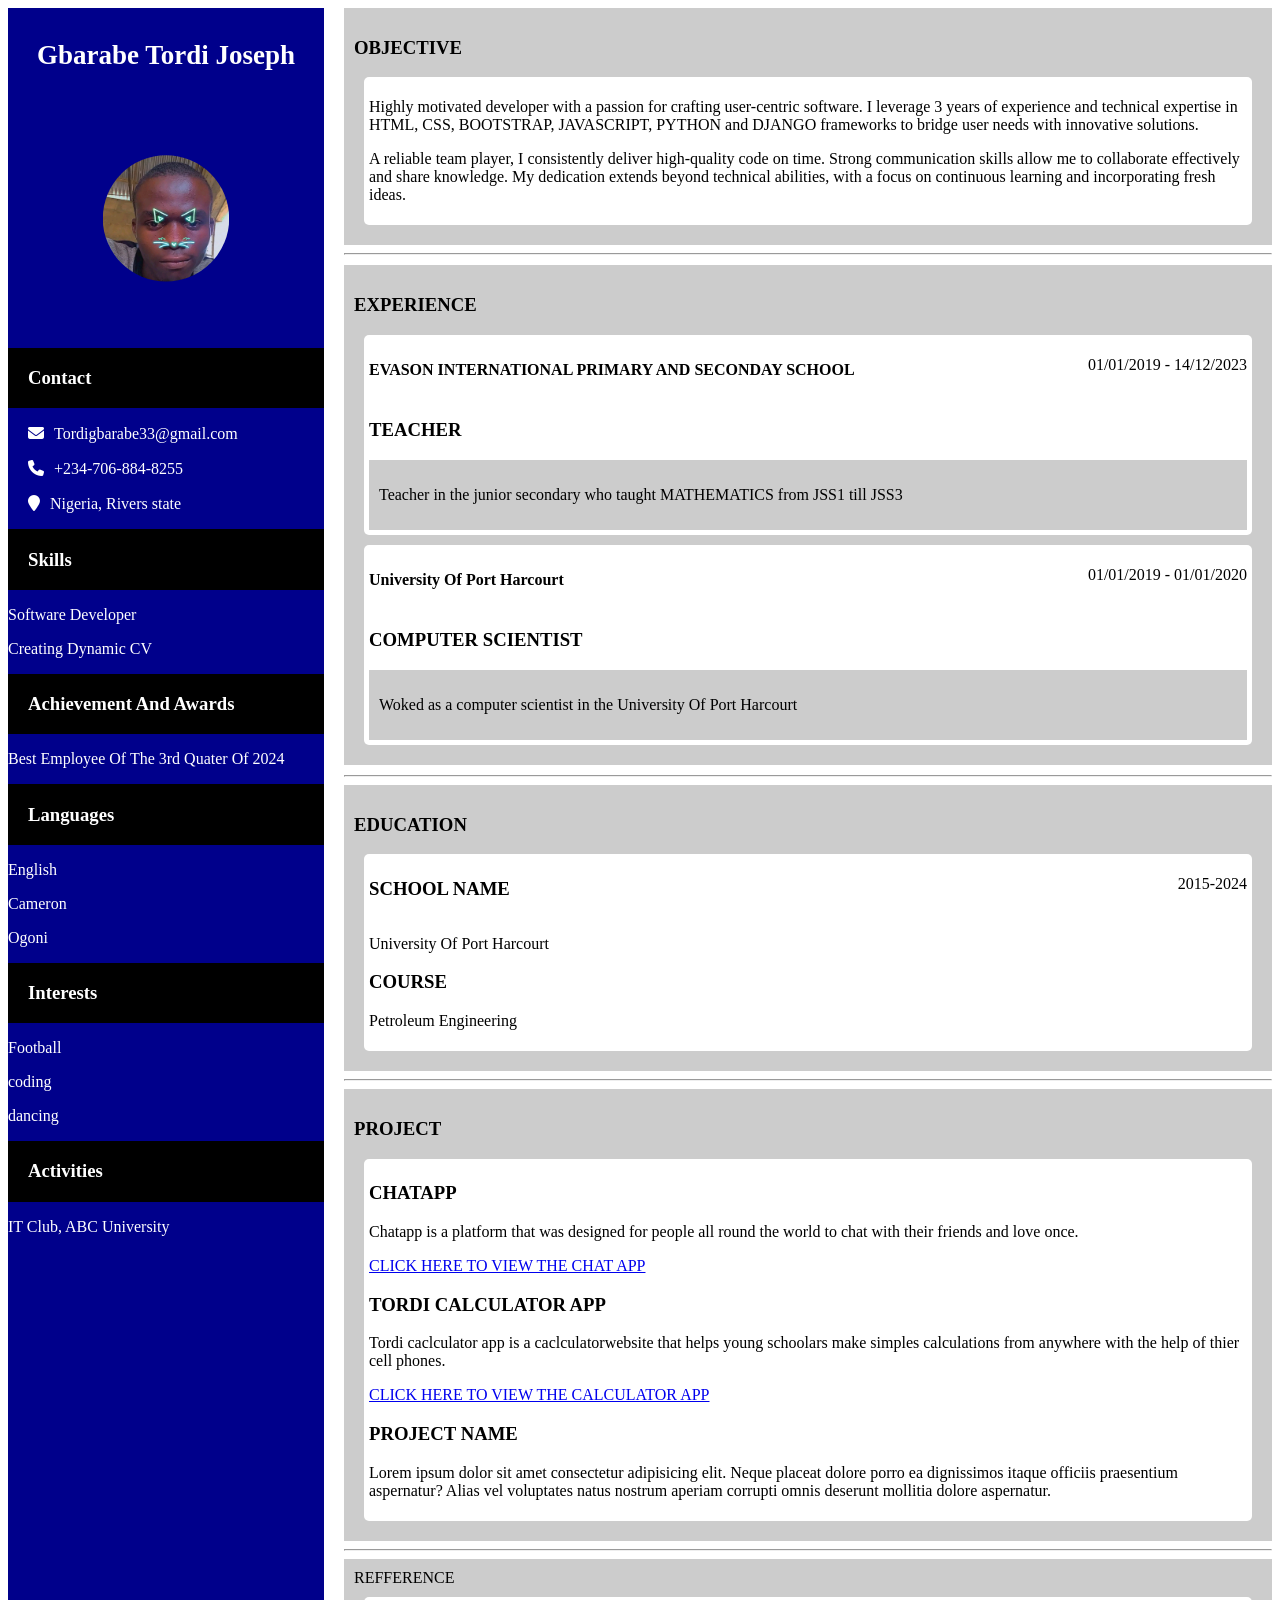
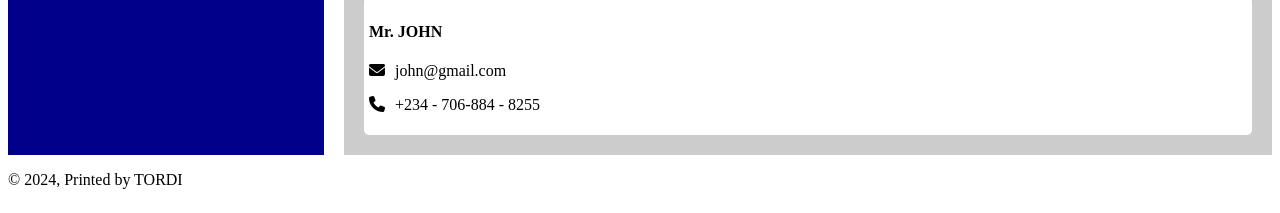
<file: myblog/templates/index.html>
<!DOCTYPE html>
<html lang="en">
<head>
    <meta charset="UTF-8">
    <meta name="viewport" content="width=device-width, initial-scale=1.0">
    <title>Document</title>
    <link rel="stylesheet" href="https://cdnjs.cloudflare.com/ajax/libs/font-awesome/6.5.2/css/all.min.css" integrity="sha512-SnH5WK+bZxgPHs44uWIX+LLJAJ9/2PkPKZ5QiAj6Ta86w+fsb2TkcmfRyVX3pBnMFcV7oQPJkl9QevSCWr3W6A==" crossorigin="anonymous" referrerpolicy="no-referrer" />

    <style>

        body {
            display: grid;
            grid-template-columns: 1fr 3fr;

        }


        /* This part is for the header only */
        header {
            padding-top: 10px;
            background-color: darkblue;
            color: white;
        }
        header #headerone img {
            width: 40%;
            border-radius: 20px;
            clip-path: circle();
        }
        header #headerone {
            text-align: center;
            font-size: 18px;
        }

        .black {
            background-color: black;
            color: white;
            padding: 0.5px 0.5px 0.5px 20px;
        }
        #headertwotwo p {
            padding: 0.5px 0.5px 0.5px 20px;
        }
        #headertwotwo p i {
            padding-right: 10px;
        }

        /* This part is for the main only */
        main {
            padding-left: 20px;
        }
        #mainthree {
            background-color: #ccc;
            padding: 10px 10px 10px 10px;
        }
        #mainone {
            background-color: #ccc;
            padding: 10px;
        }
        #mainonetwo {
            background-color: white;
            margin: 10px 10px 10px 10px;
            padding: 5px;
            border-radius: 5px;
        }
        #maintwo {
            background-color: #ccc;
            padding: 10px;
            margin: 10px 0 10px 0;
        }
        .all {
            background-color: white;
            margin: 10px 10px 10px 10px;
            padding: 5px;
            border-radius: 5px;
        }

        #maintwotwoone {
            display: flex;
            justify-content: space-between;
        }
        #mainthreetwoone {
            display: flex;
            justify-content: space-between;
        }
        #mainfour {
            background-color: #ccc;
            padding: 10px 10px 10px 10px;
        }
        #mainfive p i {
            padding-right: 10px;
        }


        

        /* Media query for HP CORE I5 */
        /* CSS styles specific to HP CORE I5  */
        @media only screen and (max-width: 1600px) and (min-width: 900px){
        } 

        /* Media query for Samsung Galaxy S9+ */
        /* CSS styles specific to Samsung Galaxy S9+ */
        @media only screen and (max-width: 658px) and (min-width: 320px) {
        }

        /* Media query for Samsung Galaxy S8 */
        /* CSS styles specific to Samsung Galaxy S8 */
        @media only screen and (max-width: 740px) and (min-width: 360px) {
        }

        /* Media query for Samsung Galaxy tab */
        /* CSS styles specific to Samsung Galaxy tab */
        @media only screen and (max-width: 1138px) and (min-width: 712px) {
        }

        /* Media query for Samsung Galaxy s20 ultra */
        /* CSS styles specific to Samsung Galaxy s20 ultra */
        @media only screen and (max-width: 915px) and (min-width: 412px) {
        }

        /* Media query for iPhone 6/7/8 */
        /* CSS styles specific to iPhone 6/7/8 */
        /* Media query for ALL laptops */
        @media only screen and (max-width: 667px) and (min-width: 414px) {
            body {
                display: flex;
                flex-direction: column;
            }
            main {
                margin-top: 10px;
                margin-left: -20px;
            }
        }

        /* CSS styles specific All laptops */
        @media only screen and (max-width: 1920px) and (min-width: 1366px){
        }

        /* Media query for samsung galaxy ao3s and a10 */
        /* CSS styles specific to samsung galaxy ao3s and a10 */
        @media only screen and (max-width: 720px) and (min-width: 320px) {
            body {
                display: flex;
                flex-direction: column;
            }

            /* This part is for the header part */
            header {
                font-size: 10px;
            }
            header #headerone img {
            width: 40%;
            border-radius: 60px;
            clip-path: circle();
            }
            #headerthreetwo {
                padding-left: 20px;
            }
            #headerfourtwo {
                padding-left: 20px;
            }
            #headerfivetwo{
                padding-left: 20px;
            }
            #headersixtwo {
                padding-left: 20px;
            }

            /* This part is for the main part */
            main {
                margin-top: 10px;
                margin-left: -20px;
                font-size: 13px;
            }
        }
    </style>
</head>
<body>

    <header>

        <div id="headerone">
            <h2>Gbarabe Tordi Joseph</h2>
            <img src="../static/img/picture2.jpg" alt="">
        </div>

        <div id="headertwo">
            <div id="headertwoone" class="black">
                <h3>Contact</h3>
            </div>
            <div id="headertwotwo">
                <p><i class="fa fa-envelope" aria-hidden="true"></i>Tordigbarabe33@gmail.com</p>
                <p><i class="fa fa-phone" aria-hidden="true"></i>+234-706-884-8255</p>
                <p><i class="fa fa-map-marker" aria-hidden="true"></i>Nigeria, Rivers state</p>
            </div>
        </div>

        <div id="headerthree">
            <div id="headerthreeone" class="black">
                <h3>Skills</h3>
            </div>
            <div id="headerthreetwo">
                <p>Software Developer</p>
                <p>Creating Dynamic CV</p>
            </div>
        </div>

        <div id="headerfour">
            <div id="headerfourone" class="black">
                <h3>Achievement And Awards</h3>
            </div>
            <div id="headerfourtwo">
                <p>Best Employee Of The 3rd Quater Of 2024</p>
            </div>
        </div>

        <div id="headerfive">
            <div id="headerfiveone" class="black">
                <h3>Languages</h3>
            </div>
            <div id="headerfivetwo">
                <p>English</p>
                <p>Cameron</p>
                <p>Ogoni</p>
            </div>
        </div>

        <div id="headersix">
            <div id="headersixone" class="black">
                <h3>Interests</h3>
            </div>
            <div id="headersixtwo">
                <p>Football</p>
                <p>coding</p>
                <p>dancing</p>
            </div>
        </div>

        <div id="headerseven">
            <div id="headersevenone" class="black">
                <h3>Activities</h3>
            </div>
            <div id="headerseventwo">
                <p>IT Club, ABC University</p>
            </div>
        </div>

    </header>



    <main>

        <div id="mainone">
            <div id="mainoneone">
                <h3>OBJECTIVE</h3>
            </div>
            <div id="mainonetwo">
                <p>
                    Highly motivated developer with a passion for crafting user-centric software. I leverage 3 years of experience and technical expertise in HTML, CSS, BOOTSTRAP, JAVASCRIPT, PYTHON and DJANGO frameworks to bridge user needs with innovative solutions.
                </p>
                <p>
                    A reliable team player, I consistently deliver high-quality code on time. Strong communication skills allow me to collaborate effectively and share knowledge. My dedication extends beyond technical abilities, with a focus on continuous learning and incorporating fresh ideas.
                </p>
            </div>
        </div><hr>

        <div id="maintwo">
            <div id="maintwoone">
                <h3>EXPERIENCE</h3>
            </div>

            <div id="maintwotwo" class="all">
                <div id="maintwotwoone">
                    <div id="maintwotwooneone">
                        <h4>EVASON INTERNATIONAL PRIMARY AND SECONDAY SCHOOL</h4>
                    </div>
                    <div id="maintwotwoonetwo">
                        <P>01/01/2019 - 14/12/2023</P>
                    </div>
                </div>
                <div id="maintwothree">
                    <h3>TEACHER</h3>
                </div>
                <div id="mainfour">
                    <p>
                        Teacher in the junior secondary who taught MATHEMATICS from JSS1 till JSS3
                    </p>
                </div>
            </div>

            <div id="maintwotwo"  class="all">
                <div id="maintwotwoone">
                    <div id="maintwotwooneone">
                        <h4>University Of Port Harcourt</h4>
                    </div>
                    <div id="maintwotwoonetwo">
                        <P>01/01/2019 - 01/01/2020</P>
                    </div>
                </div>
                <div id="maintwothree">
                    <h3>COMPUTER SCIENTIST</h3>
                </div>
                <div id="mainfour">
                    <p>
                        Woked as a computer scientist in the University Of Port Harcourt
                    </p>
                </div>
            </div>

        </div><hr>

        <div id="mainthree">
            <div id="mainthreeone">
                <h3>EDUCATION</h3>
            </div>
            <div id="mainthreetwo" class="all">
                <div id="mainthreetwoone">
                    <div id="mainthreetwoone">
                        <h3>SCHOOL NAME</h3>
                    </div>
                    <div id="mainthreetwotwo">
                        <p>
                            2015-2024
                        </p>
                    </div>
                </div>
                <p>University Of Port Harcourt</p>
                <div id="mainthreethree">
                    <div id="mainthreethreeone">
                        <h3>COURSE</h3>
                    </div>
                    <div id="mainthreethreetwo">
                        <p>
                            Petroleum Engineering
                        </p>
                    </div>
                </div>
            </div>
        </div><hr>


        <div id="mainfour">
            <div id="mainfourone">
                <h3>PROJECT</h3>
            </div>

            <div id="mainfournav" class="all">
                <div id="mainfourtwo">
                    <div id="mainfourtwoone">
                        <h3>CHATAPP</h3>
                    </div>
                    <div id="mainfourtwotwo">
                        <p>
                            Chatapp is a platform that was designed for people all round the world to chat with their friends and love once.
                        </p>
                        <p>
                            <a href="https://tordichatapp.pythonanywhere.com/">CLICK HERE TO VIEW THE CHAT APP</a>
                        </p>
                    </div>
                </div>
    
                <div id="mainfourtwo">
                    <div id="mainfourtwoone">
                        <h3>TORDI CALCULATOR APP</h3>
                    </div>
                    <div id="mainfourtwotwo">
                        <p>
                            Tordi caclculator app is a caclculatorwebsite that helps young schoolars make simples calculations from anywhere with the help of thier cell phones.
                        </p>
                        <a href="https://tordicalculator.pythonanywhere.com/">CLICK HERE TO VIEW THE CALCULATOR APP</a>
                    </div>
                </div>
    
                <div id="mainfourtwo">
                    <div id="mainfourtwoone">
                        <h3>PROJECT NAME</h3>
                    </div>
                    <div id="mainfourtwotwo">
                        <p>
                            Lorem ipsum dolor sit amet consectetur adipisicing elit. Neque placeat dolore porro ea 
                            dignissimos itaque officiis praesentium aspernatur? Alias vel voluptates natus nostrum 
                            aperiam corrupti omnis deserunt mollitia dolore aspernatur.
                        </p>
                    </div>
                </div>
            </div>
        </div><hr>

        <style>
            #mainfive {
                background-color: #ccc;
                padding: 10px 10px 10px 10px;
            }
        </style>

        <div id="mainfive">
            <div id="mainfiveone">
                REFFERENCE
            </div>
            <div id="mainfiveall" class="all">
                <div id="mainfivetwo">
                    <h4>Mr. JOHN</h4>
                </div>
                <div id="mainfivethree">
                    <p><i class="fa fa-envelope" aria-hidden="true"></i>john@gmail.com</p>
                </div>
                <div id="mainfivefour">
                    <p><i class="fa fa-phone" aria-hidden="true"></i>+234 - 706-884 - 8255</p>
                </div>
            </div>
        </div>

    </main>
    <footer>
        <p>&copy; 2024, Printed by TORDI</p>
    </footer>

</body>
</html>
</file>
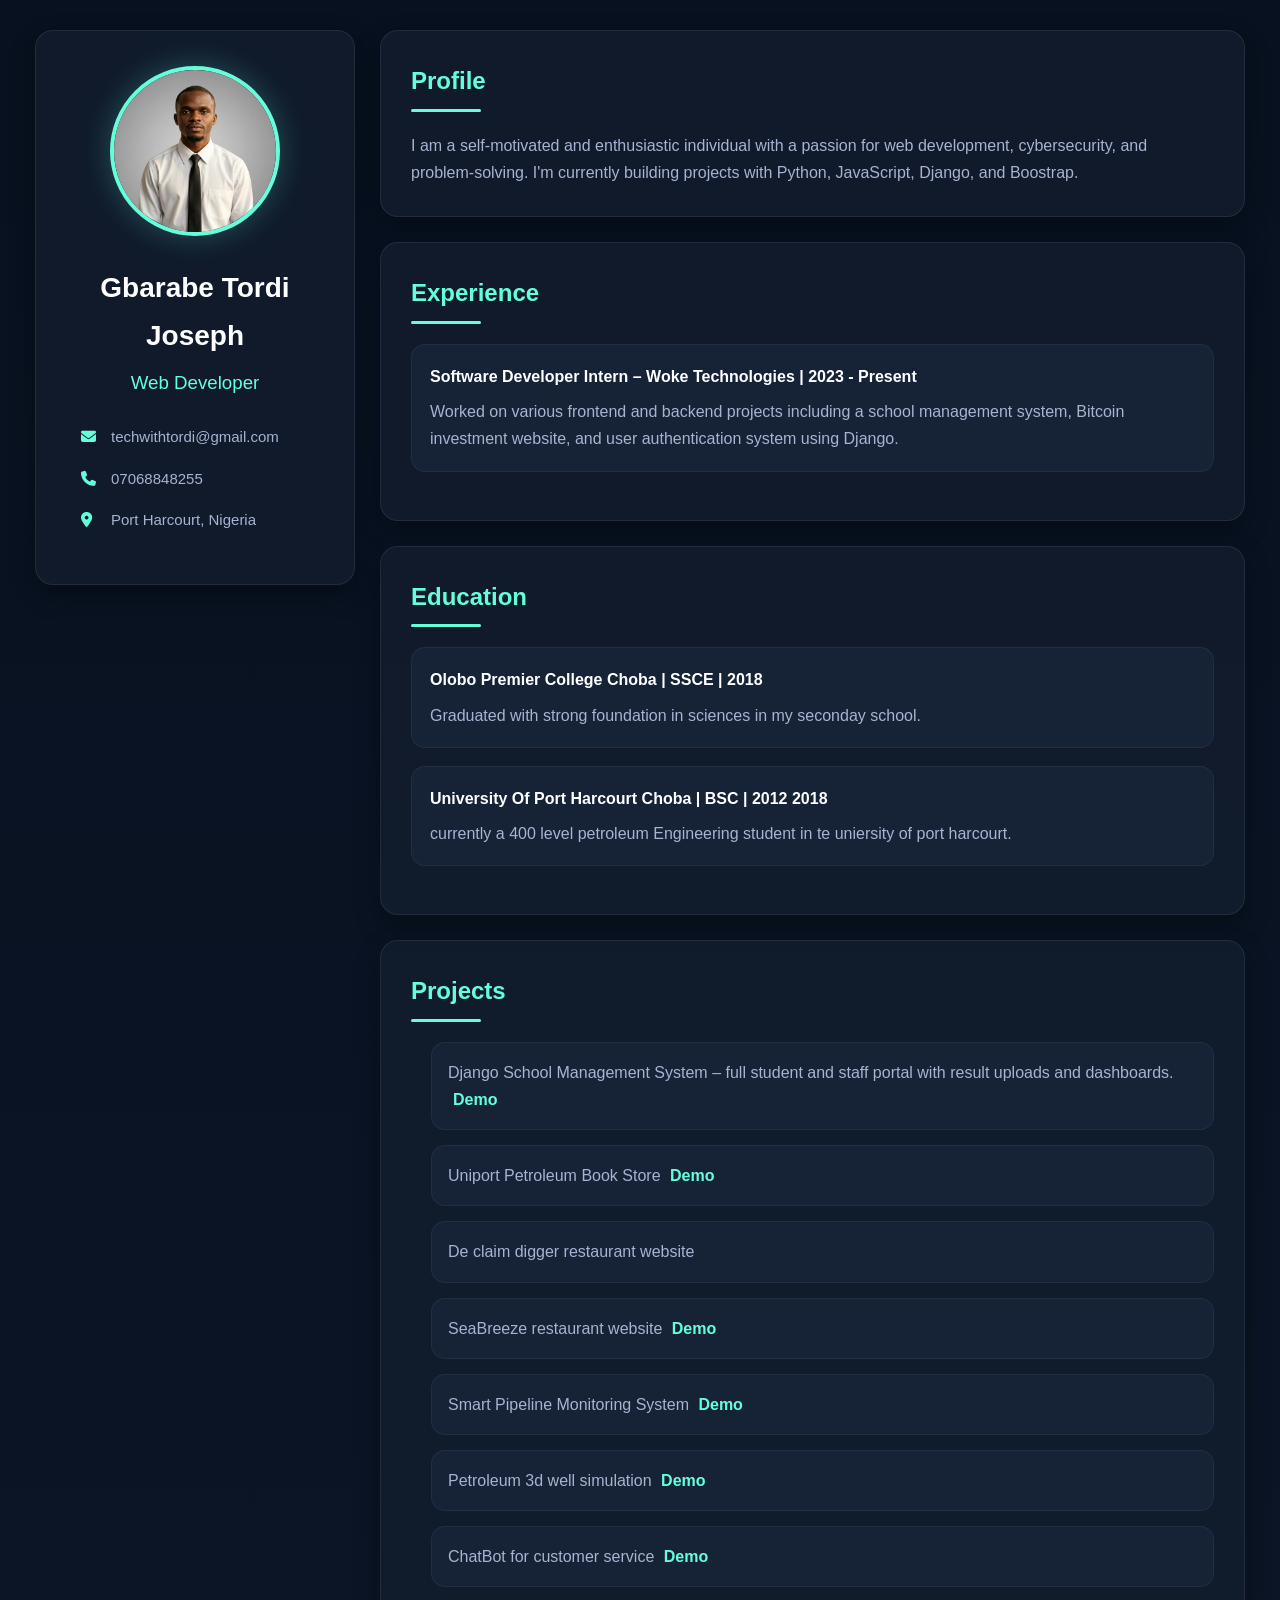
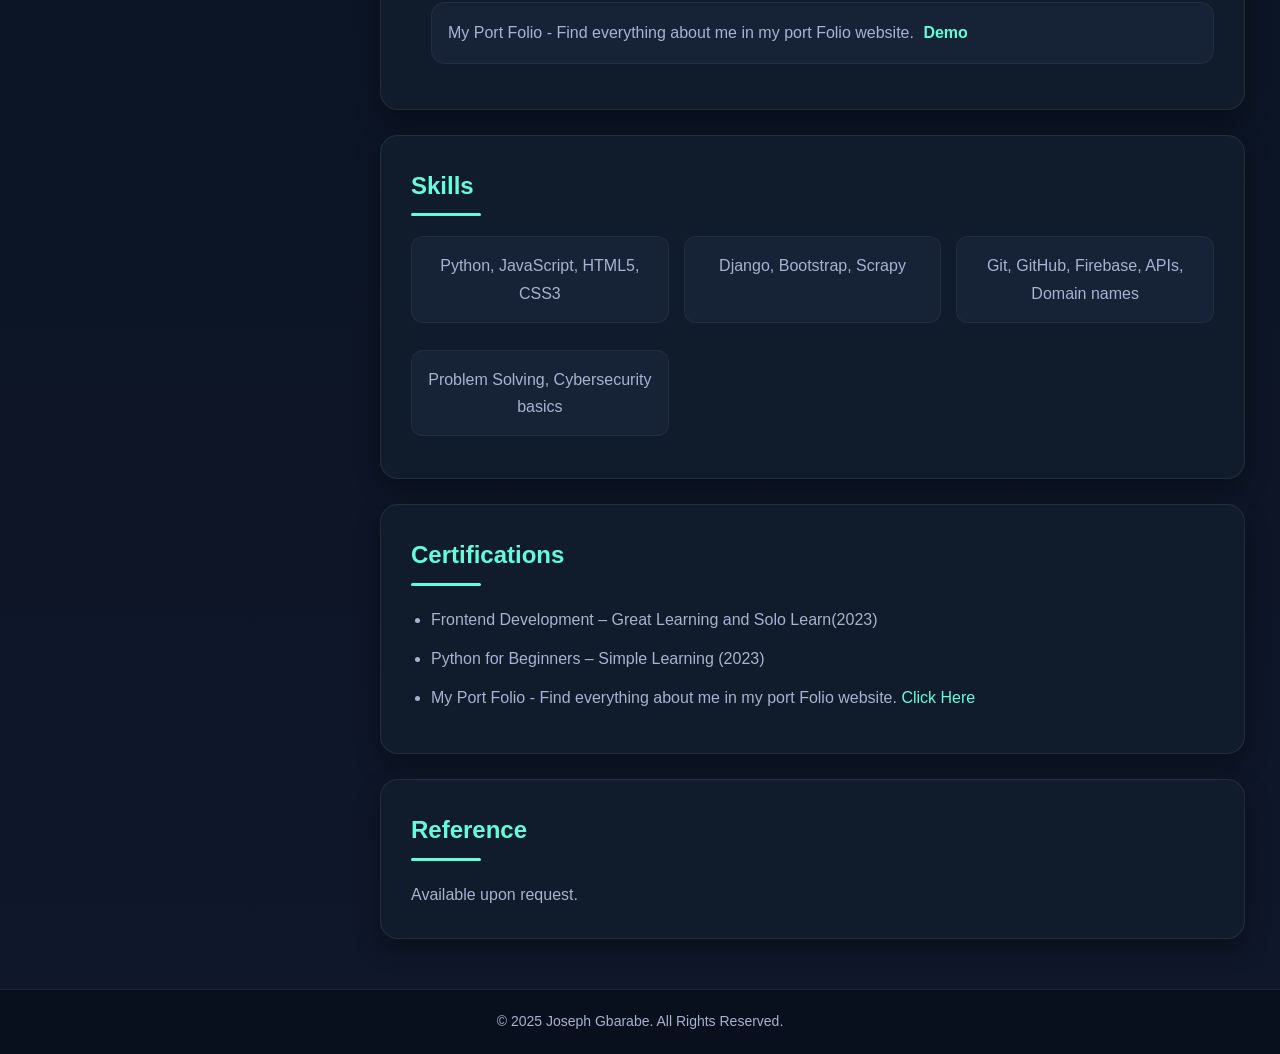
<file: myblog/templates/home.html>
<!DOCTYPE html>
<html lang="en">
<head>
  <meta charset="UTF-8"/>
  <meta name="viewport" content="width=device-width, initial-scale=1.0"/>
  <title>Joseph Gbarabe - Resume</title>

  <link rel="stylesheet" href="https://cdnjs.cloudflare.com/ajax/libs/font-awesome/6.5.1/css/all.min.css"/>

  <style>

    :root{
      --primary-color:#07111f;
      --secondary-color:#111c2d;
      --card-color:#162337;
      --accent-color:#64ffda;
      --text-color:#e6edf7;
      --muted-text:#a8b2d1;
      --white:#ffffff;
      --border-color:rgba(255,255,255,0.08);
      --shadow:0 10px 25px rgba(0,0,0,0.35);
      --radius:18px;
      --transition:0.3s ease;
    }

    *{
      margin:0;
      padding:0;
      box-sizing:border-box;
      scroll-behavior:smooth;
    }

    body{
      font-family:'Segoe UI', Tahoma, Geneva, Verdana, sans-serif;
      background:linear-gradient(to bottom,#07111f,#0f172a);
      color:var(--text-color);
      line-height:1.7;
    }

    a{
      text-decoration:none;
      color:var(--accent-color);
      transition:var(--transition);
    }

    a:hover{
      color:#ffffff;
    }

    .container{
      max-width:1250px;
      margin:auto;
      padding:30px 20px;
      display:grid;
      grid-template-columns:320px 1fr;
      gap:25px;
    }

    /* SIDEBAR */

    header{
      background:rgba(17,28,45,0.95);
      border:1px solid var(--border-color);
      border-radius:var(--radius);
      padding:35px 25px;
      text-align:center;
      position:sticky;
      top:20px;
      height:fit-content;
      box-shadow:var(--shadow);
    }

    header img{
      width:170px;
      height:170px;
      border-radius:50%;
      object-fit:cover;
      border:4px solid var(--accent-color);
      margin:auto;
      margin-bottom:20px;
      box-shadow:0 0 30px rgba(100,255,218,0.25);
    }

    header h1{
      font-size:28px;
      margin-bottom:8px;
      color:var(--white);
    }

    header h3{
      color:var(--accent-color);
      font-weight:500;
      margin-bottom:25px;
    }

    header ul{
      list-style:none;
      text-align:left;
      margin-top:20px;
    }

    header ul li{
      margin-bottom:16px;
      font-size:15px;
      color:var(--muted-text);
      display:flex;
      align-items:center;
      gap:12px;
      word-break:break-word;
    }

    header ul li i{
      color:var(--accent-color);
      width:18px;
    }

    /* MAIN CONTENT */

    main{
      display:flex;
      flex-direction:column;
      gap:25px;
    }

    section{
      background:rgba(17,28,45,0.95);
      border:1px solid var(--border-color);
      border-radius:var(--radius);
      padding:30px;
      box-shadow:var(--shadow);
      transition:var(--transition);
    }

    section:hover{
      transform:translateY(-3px);
    }

    section h2{
      color:var(--accent-color);
      font-size:24px;
      margin-bottom:20px;
      position:relative;
      padding-bottom:10px;
    }

    section h2::after{
      content:'';
      position:absolute;
      left:0;
      bottom:0;
      width:70px;
      height:3px;
      background:var(--accent-color);
      border-radius:10px;
    }

    section p{
      color:var(--muted-text);
      font-size:16px;
    }

    .card{
      background:var(--card-color);
      border:1px solid rgba(255,255,255,0.05);
      border-radius:14px;
      padding:18px;
      margin-bottom:18px;
      transition:var(--transition);
    }

    .card:hover{
      border-color:var(--accent-color);
      transform:translateY(-2px);
    }

    .card strong{
      display:block;
      color:var(--white);
      margin-bottom:8px;
      font-size:16px;
    }

    ul{
      padding-left:20px;
    }

    ul li{
      margin-bottom:12px;
      color:var(--muted-text);
    }

    /* PROJECTS */

    .project-list li{
      background:var(--card-color);
      padding:16px;
      border-radius:14px;
      border:1px solid rgba(255,255,255,0.05);
      margin-bottom:15px;
      list-style:none;
      transition:var(--transition);
    }

    .project-list li:hover{
      border-color:var(--accent-color);
      transform:translateY(-2px);
    }

    .project-list a{
      margin-left:5px;
      font-weight:600;
    }

    /* SKILLS */

    .skills-list{
      display:grid;
      grid-template-columns:repeat(auto-fit,minmax(220px,1fr));
      gap:15px;
      padding-left:0;
      margin-top:10px;
    }

    .skills-list li{
      list-style:none;
      background:var(--card-color);
      border:1px solid rgba(255,255,255,0.05);
      padding:15px;
      border-radius:12px;
      text-align:center;
      transition:var(--transition);
    }

    .skills-list li:hover{
      border-color:var(--accent-color);
      transform:translateY(-3px);
    }

    /* FOOTER */

    footer{
      margin-top:20px;
      background:#09101d;
      border-top:1px solid var(--border-color);
      text-align:center;
      padding:20px;
      color:var(--muted-text);
      font-size:14px;
    }

    /* MOBILE */

    @media(max-width:900px){

      .container{
        grid-template-columns:1fr;
      }

      header{
        position:relative;
        top:0;
      }

    }

    @media(max-width:600px){

      .container{
        padding:20px 12px;
      }

      header{
        padding:30px 20px;
      }

      header img{
        width:130px;
        height:130px;
      }

      header h1{
        font-size:24px;
      }

      section{
        padding:22px 18px;
      }

      section h2{
        font-size:22px;
      }

      section p,
      li{
        font-size:15px;
      }

    }

  </style>
</head>

<body>

  <div class="container">

    <!-- SIDEBAR -->

    <header>

      <img src="../static/img/profile_picture.jfif" alt="Joseph Gbarabe"/>

      <h1>Gbarabe Tordi Joseph</h1>

      <h3>Web Developer</h3>

      <ul>

        <li>
          <i class="fas fa-envelope"></i>
          techwithtordi@gmail.com
        </li>

        <li>
          <i class="fas fa-phone"></i>
          07068848255
        </li>

        <li>
          <i class="fas fa-map-marker-alt"></i>
          Port Harcourt, Nigeria
        </li>

      </ul>

    </header>

    <!-- MAIN CONTENT -->

    <main>

      <section>

        <h2>Profile</h2>

        <p>
          I am a self-motivated and enthusiastic individual with a passion for web development, cybersecurity, and problem-solving. I'm currently building projects with Python, JavaScript, Django, and Boostrap.
        </p>

      </section>

      <section>

        <h2>Experience</h2>

        <div class="card">

          <strong>
            Software Developer Intern – Woke Technologies | 2023 - Present
          </strong>

          <p>
            Worked on various frontend and backend projects including a school management system, Bitcoin investment website, and user authentication system using Django.
          </p>

        </div>

      </section>

      <section>

        <h2>Education</h2>

        <div class="card">

          <strong>
            Olobo Premier College Choba | SSCE | 2018
          </strong>

          <p>
            Graduated with strong foundation in sciences in my seconday school.
          </p>

        </div>

        <div class="card">

          <strong>
            University Of Port Harcourt Choba | BSC | 2012 2018
          </strong>

          <p>
            currently a 400 level petroleum Engineering student in te uniersity of port harcourt.
          </p>

        </div>

      </section>

      <section>

        <h2>Projects</h2>

        <ul class="project-list">

          <li>
            Django School Management System – full student and staff portal with result uploads and dashboards.
            <a href="https://tordischool.pythonanywhere.com">Demo</a>
          </li>

          <li>
            Uniport Petroleum Book Store
            <a href="UniportPetroleumBooks.pythonanywhere.com">Demo</a>
          </li>

          <li>
            De claim digger restaurant website
          </li>

          <li>
            SeaBreeze restaurant website
            <a href="">Demo</a>
          </li>

          <li>
            Smart Pipeline Monitoring System
            <a href="https://emmauelfinalyearproject.pythonanywhere.com/">Demo</a>
          </li>

          <li>
            Petroleum 3d well simulation
            <a href="https://emmaprojectwork.pythonanywhere.com/">Demo</a>
          </li>

          <li>
            ChatBot for customer service
            <a href="">Demo</a>
          </li>

          <li>
            My Port Folio - Find everything about me in my port Folio website.
            <a href="https://tordiportfilio.pythonanywhere.com/">Demo</a>
          </li>

        </ul>

      </section>

      <section>

        <h2>Skills</h2>

        <ul class="skills-list">

          <li>Python, JavaScript, HTML5, CSS3</li>

          <li>Django, Bootstrap, Scrapy</li>

          <li>Git, GitHub, Firebase, APIs, Domain names</li>

          <li>Problem Solving, Cybersecurity basics</li>

        </ul>

      </section>

      <section>

        <h2>Certifications</h2>

        <ul>

          <li>
            Frontend Development – Great Learning and Solo Learn(2023)
          </li>

          <li>
            Python for Beginners – Simple Learning (2023)
          </li>

          <li>
            My Port Folio - Find everything about me in my port Folio website.
            <a href="https://tordiportfilio.pythonanywhere.com/">Click Here</a>
          </li>

        </ul>

      </section>

      <section>

        <h2>Reference</h2>

        <p>Available upon request.</p>

      </section>

    </main>

  </div>

  <footer>
    &copy; 2025 Joseph Gbarabe. All Rights Reserved.
  </footer>

</body>
</html>
</file>
